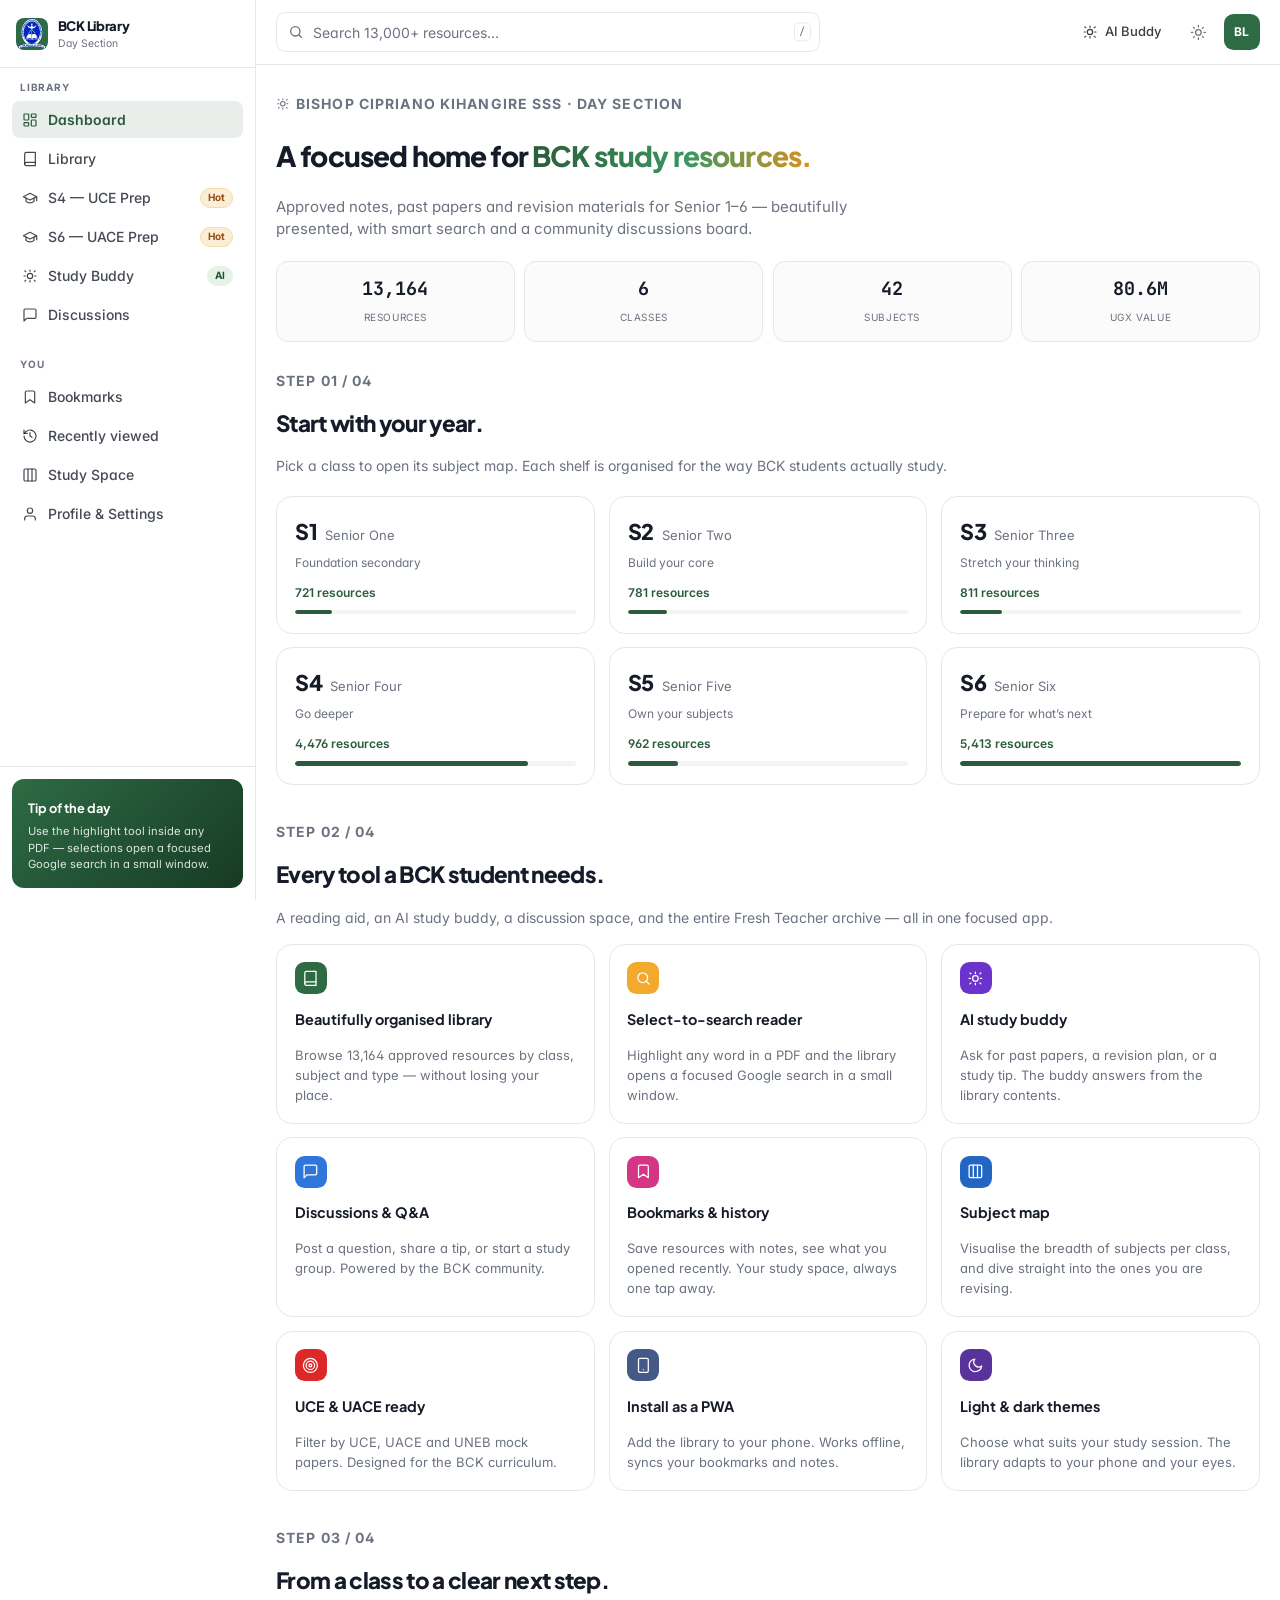
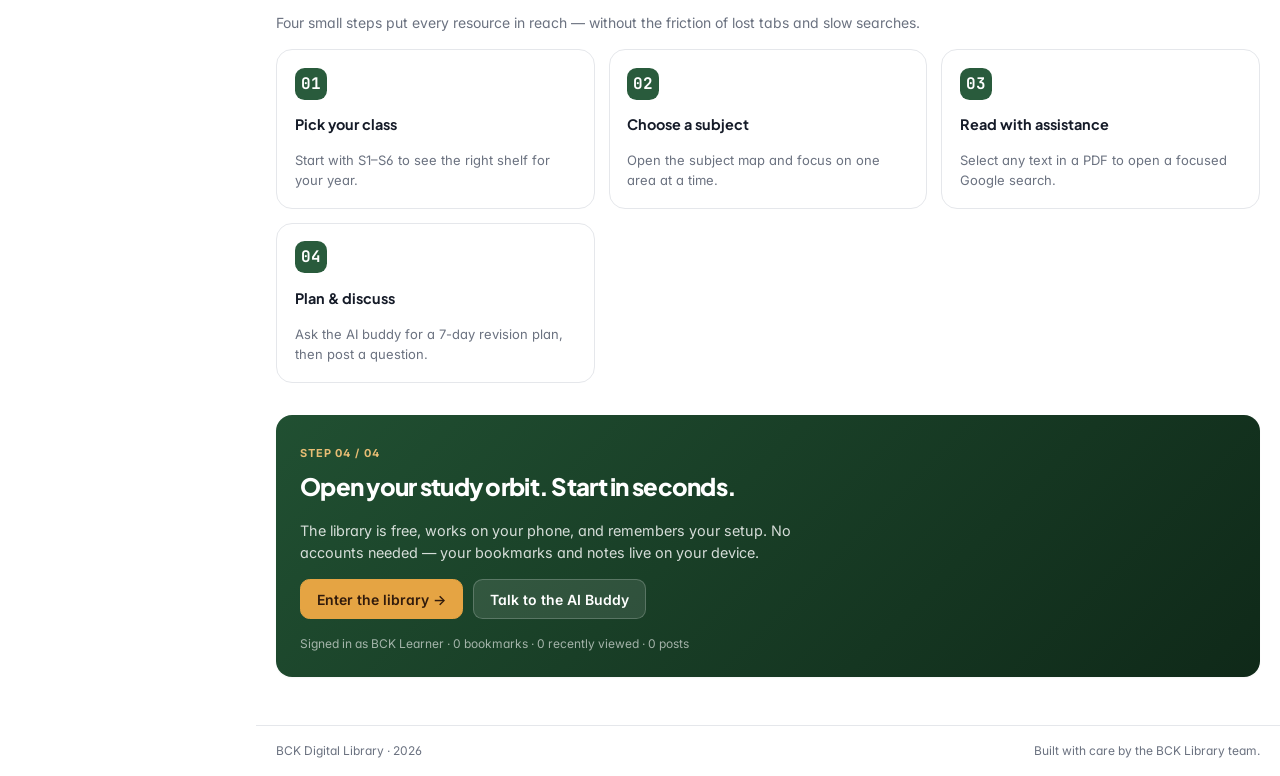
<file: index.html>
<!doctype html>
<html lang="en" data-theme="light">
  <head>
    <meta charset="UTF-8" />
    <link rel="icon" type="image/svg+xml" href="logo.svg" />
    <meta name="viewport" content="width=device-width, initial-scale=1.0, viewport-fit=cover" />
    <meta name="theme-color" content="#2B5D3A" media="(prefers-color-scheme: light)" />
    <meta name="theme-color" content="#0a0d14" media="(prefers-color-scheme: dark)" />
    <meta name="description" content="BCK Digital Library — 13,000+ approved notes, past papers and revision materials for Bishop Cipriano Kihangire SSS (Day Section). Read, highlight, search and learn." />
    <meta name="keywords" content="BCK, library, Bishop Cipriano Kihangire, Uganda, UCE, UACE, past papers, notes, study" />
    <meta name="author" content="BCK Library Team" />

    <!-- Open Graph -->
    <meta property="og:type" content="website" />
    <meta property="og:title" content="BCK Digital Library — Learn. Explore. Achieve." />
    <meta property="og:description" content="13,000+ approved study resources, beautifully presented, with smart search and a community discussions board." />
    <meta property="og:image" content="logo.svg" />
    <meta property="og:url" content="https://bck-library.app" />

    <link rel="manifest" href="manifest.webmanifest" />
    <link rel="apple-touch-icon" href="logo.svg" />
    <link rel="preconnect" href="https://fonts.googleapis.com" />
    <link rel="preconnect" href="https://fonts.gstatic.com" crossorigin />
    <link rel="preconnect" href="https://fresh-teacher.github.io" />

    <title>BCK Digital Library · Learn. Explore. Achieve.</title>
    <link rel="stylesheet" href="styles.css" />
  </head>
  <body>
    <div id="app" class="app-shell">
      <!-- ============ SIDEBAR ============ -->
      <aside class="sidebar" id="sidebar">
        <div class="sidebar-head">
          <a class="sidebar-brand" href="#/" data-link>
            <span class="brand-mark"><img src="logo.svg" alt="BCK school badge" /></span>
            <span class="brand-text">
              <strong>BCK Library</strong>
              <small>Day Section</small>
            </span>
          </a>
          <button class="icon-btn sidebar-close" id="sidebar-close" aria-label="Close menu">
            <svg viewBox="0 0 24 24" fill="none" stroke="currentColor" stroke-width="2" stroke-linecap="round"><path d="M18 6 6 18M6 6l12 12" /></svg>
          </button>
        </div>

        <nav class="sidebar-nav" aria-label="Main navigation">
          <div class="nav-group">
            <p class="nav-group-label">Library</p>
            <ul class="nav-list">
              <li><a class="nav-item" href="#/" data-link data-route="/"><svg class="nav-icon" viewBox="0 0 24 24" fill="none" stroke="currentColor" stroke-width="1.8" stroke-linecap="round" stroke-linejoin="round"><rect x="3" y="3" width="7" height="9" rx="1"/><rect x="14" y="3" width="7" height="5" rx="1"/><rect x="14" y="12" width="7" height="9" rx="1"/><rect x="3" y="16" width="7" height="5" rx="1"/></svg><span>Dashboard</span></a></li>
              <li><a class="nav-item" href="#/library" data-link data-route="/library"><svg class="nav-icon" viewBox="0 0 24 24" fill="none" stroke="currentColor" stroke-width="1.8" stroke-linecap="round" stroke-linejoin="round"><path d="M4 19.5A2.5 2.5 0 0 1 6.5 17H20"/><path d="M6.5 2H20v20H6.5A2.5 2.5 0 0 1 4 19.5v-15A2.5 2.5 0 0 1 6.5 2z"/></svg><span>Library</span></a></li>
              <li><a class="nav-item" href="#/class/s4" data-link data-route="/class/s4"><svg class="nav-icon" viewBox="0 0 24 24" fill="none" stroke="currentColor" stroke-width="1.8" stroke-linecap="round" stroke-linejoin="round"><path d="M22 10v6M2 10l10-5 10 5-10 5z"/><path d="M6 12v5c3 3 9 3 12 0v-5"/></svg><span>S4 — UCE Prep</span><span class="chip chip-hot">Hot</span></a></li>
              <li><a class="nav-item" href="#/class/s6" data-link data-route="/class/s6"><svg class="nav-icon" viewBox="0 0 24 24" fill="none" stroke="currentColor" stroke-width="1.8" stroke-linecap="round" stroke-linejoin="round"><path d="M22 10v6M2 10l10-5 10 5-10 5z"/><path d="M6 12v5c3 3 9 3 12 0v-5"/></svg><span>S6 — UACE Prep</span><span class="chip chip-hot">Hot</span></a></li>
              <li><a class="nav-item" href="#/assistant" data-link data-route="/assistant"><svg class="nav-icon" viewBox="0 0 24 24" fill="none" stroke="currentColor" stroke-width="1.8" stroke-linecap="round" stroke-linejoin="round"><path d="M12 3v2M12 19v2M4.2 4.2l1.4 1.4M18.4 18.4l1.4 1.4M3 12h2M19 12h2M4.2 19.8l1.4-1.4M18.4 5.6l1.4-1.4"/><circle cx="12" cy="12" r="4"/></svg><span>Study Buddy</span><span class="chip chip-ai">AI</span></a></li>
              <li><a class="nav-item" href="#/blog" data-link data-route="/blog"><svg class="nav-icon" viewBox="0 0 24 24" fill="none" stroke="currentColor" stroke-width="1.8" stroke-linecap="round" stroke-linejoin="round"><path d="M21 15a2 2 0 0 1-2 2H7l-4 4V5a2 2 0 0 1 2-2h14a2 2 0 0 1 2 2z"/></svg><span>Discussions</span></a></li>
            </ul>
          </div>

          <div class="nav-group">
            <p class="nav-group-label">You</p>
            <ul class="nav-list">
              <li><a class="nav-item" href="#/bookmarks" data-link data-route="/bookmarks"><svg class="nav-icon" viewBox="0 0 24 24" fill="none" stroke="currentColor" stroke-width="1.8" stroke-linecap="round" stroke-linejoin="round"><path d="m19 21-7-5-7 5V5a2 2 0 0 1 2-2h10a2 2 0 0 1 2 2z"/></svg><span>Bookmarks</span></a></li>
              <li><a class="nav-item" href="#/history" data-link data-route="/history"><svg class="nav-icon" viewBox="0 0 24 24" fill="none" stroke="currentColor" stroke-width="1.8" stroke-linecap="round" stroke-linejoin="round"><path d="M3 12a9 9 0 1 0 3-6.7L3 8"/><path d="M3 3v5h5"/><path d="M12 7v5l3 2"/></svg><span>Recently viewed</span></a></li>
              <li><a class="nav-item" href="#/study-space" data-link data-route="/study-space"><svg class="nav-icon" viewBox="0 0 24 24" fill="none" stroke="currentColor" stroke-width="1.8" stroke-linecap="round" stroke-linejoin="round"><rect x="3" y="3" width="18" height="18" rx="2"/><path d="M9 3v18M15 3v18"/></svg><span>Study Space</span></a></li>
              <li><a class="nav-item" href="#/profile" data-link data-route="/profile"><svg class="nav-icon" viewBox="0 0 24 24" fill="none" stroke="currentColor" stroke-width="1.8" stroke-linecap="round" stroke-linejoin="round"><path d="M20 21v-2a4 4 0 0 0-4-4H8a4 4 0 0 0-4 4v2"/><circle cx="12" cy="7" r="4"/></svg><span>Profile &amp; Settings</span></a></li>
            </ul>
          </div>
        </nav>

        <div class="sidebar-foot">
          <div class="tip-card">
            <strong>Tip of the day</strong>
            <p>Use the highlight tool inside any PDF — selections open a focused Google search in a small window.</p>
          </div>
        </div>
      </aside>
      <div class="sidebar-scrim" id="sidebar-scrim" hidden></div>

      <!-- ============ MAIN ============ -->
      <div class="main-col">
        <header class="topbar">
          <button class="icon-btn menu-btn" id="menu-btn" aria-label="Open menu">
            <svg viewBox="0 0 24 24" fill="none" stroke="currentColor" stroke-width="2" stroke-linecap="round"><path d="M3 6h18M3 12h18M3 18h18" /></svg>
          </button>

          <a class="topbar-brand" href="#/" data-link>
            <span class="brand-mark"><img src="logo.svg" alt="BCK school badge" /></span>
            <span class="brand-text">
              <strong>BCK Library</strong>
              <small>Day Section</small>
            </span>
          </a>

          <div class="topbar-search">
            <svg class="search-icon" viewBox="0 0 24 24" fill="none" stroke="currentColor" stroke-width="2" stroke-linecap="round"><circle cx="11" cy="11" r="7"/><path d="m20 20-3.5-3.5"/></svg>
            <input id="global-search" type="search" placeholder="Search 13,000+ resources…" autocomplete="off" aria-label="Search the library" />
            <kbd class="search-kbd">/</kbd>
            <div id="search-results" class="search-results" hidden></div>
          </div>

          <div class="topbar-actions">
            <a class="ghost-btn" href="#/assistant" data-link><svg viewBox="0 0 24 24" fill="none" stroke="currentColor" stroke-width="1.8" stroke-linecap="round"><path d="M12 3v2M12 19v2M4.2 4.2l1.4 1.4M18.4 18.4l1.4 1.4M3 12h2M19 12h2M4.2 19.8l1.4-1.4M18.4 5.6l1.4-1.4"/><circle cx="12" cy="12" r="4"/></svg><span>AI Buddy</span></a>
            <span class="topbar-class" id="topbar-class" title="Your study class"><svg viewBox="0 0 24 24" fill="none" stroke="currentColor" stroke-width="1.8" stroke-linecap="round" stroke-linejoin="round"><path d="M22 10v6M2 10l10-5 10 5-10 5z"/><path d="M6 12v5c3 3 9 3 12 0v-5"/></svg><span>—</span></span>
            <button class="icon-btn" id="theme-toggle" aria-label="Toggle theme">
              <svg class="icon-sun" viewBox="0 0 24 24" fill="none" stroke="currentColor" stroke-width="1.8" stroke-linecap="round"><circle cx="12" cy="12" r="4"/><path d="M12 2v2M12 20v2M4.9 4.9l1.4 1.4M17.7 17.7l1.4 1.4M2 12h2M20 12h2M4.9 19.1l1.4-1.4M17.7 6.3l1.4-1.4"/></svg>
              <svg class="icon-moon" viewBox="0 0 24 24" fill="none" stroke="currentColor" stroke-width="1.8" stroke-linecap="round" stroke-linejoin="round"><path d="M21 12.8A9 9 0 1 1 11.2 3a7 7 0 0 0 9.8 9.8z"/></svg>
            </button>
            <span class="avatar-btn" id="avatar-btn" title="Profile">BC</span>
          </div>
        </header>

        <main class="view-host" id="view-host" tabindex="-1">
          <div class="view-loading" id="view-loading">
            <div class="spinner" aria-hidden="true"></div>
            <p>Loading the library…</p>
          </div>
        </main>

        <footer class="app-foot">
          <span>BCK Digital Library · 2026</span>
          <span>Built with care by the BCK Library team.</span>
        </footer>
      </div>
    </div>

    <!-- ============ READER MODAL ============ -->
    <div class="modal" id="reader-modal" aria-hidden="true" role="dialog" aria-modal="true" aria-labelledby="reader-title">
      <div class="modal-card">
        <div class="modal-head">
          <div>
            <h3 id="reader-title">Resource</h3>
            <p id="reader-meta" class="muted"></p>
          </div>
          <button class="icon-btn" data-close-modal="reader-modal" aria-label="Close">
            <svg viewBox="0 0 24 24" fill="none" stroke="currentColor" stroke-width="2" stroke-linecap="round"><path d="M18 6 6 18M6 6l12 12" /></svg>
          </button>
        </div>
        <div class="modal-body">
          <p id="reader-desc" class="muted"></p>
          <div class="modal-actions">
            <a class="btn-primary" id="reader-open" href="#" target="_blank" rel="noopener">Open resource ↗</a>
            <button class="btn-secondary" id="reader-bookmark">Save bookmark</button>
          </div>
        </div>
      </div>
    </div>

    <!-- ============ TOAST ============ -->
    <div class="toast" id="toast" role="status" aria-live="polite"></div>

    <script src="app.js" defer></script>
  </body>
</html>
</file>
<file: styles.css>
/* ============================================================
   BCK Digital Library — app shell styles
   Design tokens mirror the reference build: brand green #2B5D3A,
   gold accent, Plus Jakarta Sans display + Inter body + JetBrains Mono.
   ============================================================ */

@import url('https://fonts.googleapis.com/css2?family=Inter:wght@400;500;600;700&family=Plus+Jakarta+Sans:wght@500;600;700;800&family=JetBrains+Mono:wght@400;500;600&display=swap');

:root,
[data-theme='light'] {
  --background: 0 0% 100%;
  --foreground: 222 32% 12%;
  --card: 0 0% 100%;
  --card-foreground: 222 32% 12%;
  --popover: 0 0% 100%;
  --popover-foreground: 222 32% 12%;
  --primary: 142 38% 26%;
  --primary-foreground: 0 0% 100%;
  --secondary: 215 70% 52%;
  --secondary-foreground: 0 0% 100%;
  --accent: 38 88% 56%;
  --accent-foreground: 24 60% 12%;
  --muted: 220 14% 96%;
  --muted-foreground: 220 9% 46%;
  --destructive: 0 72% 51%;
  --destructive-foreground: 0 0% 100%;
  --border: 220 13% 91%;
  --input: 220 13% 91%;
  --ring: 142 38% 26%;
  --radius: 0.65rem;

  --brand-50: 140 40% 96%;
  --brand-100: 140 34% 92%;
  --brand-300: 140 32% 68%;
  --brand-500: 142 42% 38%;
  --brand-600: 142 40% 30%;
  --brand-700: 142 42% 22%;
  --brand-800: 142 44% 16%;
  --brand-900: 142 46% 11%;
  --brand-950: 142 48% 8%;

  --gold-50: 40 88% 96%;
  --gold-100: 40 82% 91%;
  --gold-200: 40 74% 82%;
  --gold-300: 38 70% 68%;
  --gold-400: 36 76% 58%;
  --gold-500: 34 84% 50%;
  --gold-600: 30 78% 42%;
  --gold-700: 26 70% 34%;
  --gold-800: 24 62% 28%;
  --gold-900: 22 56% 22%;
}

[data-theme='dark'] {
  --background: 222 32% 7%;
  --foreground: 220 18% 95%;
  --card: 222 28% 10%;
  --card-foreground: 220 18% 95%;
  --popover: 222 28% 10%;
  --popover-foreground: 220 18% 95%;
  --primary: 142 50% 50%;
  --primary-foreground: 222 32% 7%;
  --secondary: 215 80% 64%;
  --secondary-foreground: 222 32% 7%;
  --accent: 38 90% 62%;
  --accent-foreground: 24 60% 12%;
  --muted: 222 22% 14%;
  --muted-foreground: 220 12% 70%;
  --destructive: 0 65% 55%;
  --destructive-foreground: 220 18% 95%;
  --border: 222 22% 18%;
  --input: 222 22% 18%;
  --ring: 142 50% 50%;
}

*,
*::before,
*::after {
  box-sizing: border-box;
  border-width: 0;
  border-style: solid;
  border-color: hsl(var(--border));
}

html,
body {
  height: 100%;
}

body {
  margin: 0;
  background-color: hsl(var(--background));
  color: hsl(var(--foreground));
  font-family: Inter, system-ui, sans-serif;
  line-height: 1.5;
  -webkit-font-smoothing: antialiased;
  -moz-osx-font-smoothing: grayscale;
  font-feature-settings: 'cv02', 'cv03', 'cv04', 'cv11';
}

h1, h2, h3, h4, h5, h6 { font-size: inherit; font-weight: inherit; }
p { margin: 0; }
ul, ol { margin: 0; padding: 0; list-style: none; }
a { color: inherit; text-decoration: none; }
img, svg { display: block; vertical-align: middle; }
button { font: inherit; cursor: pointer; background: transparent; }
input, select, textarea { font: inherit; color: inherit; }

::selection { background: hsl(var(--primary) / 0.22); color: hsl(var(--foreground)); }
:focus-visible { outline: 2px solid hsl(var(--ring)); outline-offset: 2px; border-radius: 4px; }

.font-display { font-family: 'Plus Jakarta Sans', Inter, system-ui, sans-serif; letter-spacing: -0.01em; }
.font-mono { font-family: 'JetBrains Mono', ui-monospace, monospace; }
.muted { color: hsl(var(--muted-foreground)); }

.app-shell {
  display: flex;
  min-height: 100vh;
}

/* ============================================================
   SIDEBAR
   ============================================================ */

.sidebar {
  width: 16rem;
  flex-shrink: 0;
  display: flex;
  flex-direction: column;
  background: hsl(var(--card));
  border-right: 1px solid hsl(var(--border));
  position: sticky;
  top: 0;
  height: 100vh;
  z-index: 40;
}

.sidebar-head {
  display: flex;
  align-items: center;
  justify-content: space-between;
  gap: 0.5rem;
  padding: 1rem;
  border-bottom: 1px solid hsl(var(--border));
}

.sidebar-brand,
.topbar-brand {
  display: flex;
  align-items: center;
  gap: 0.6rem;
  min-width: 0;
}

.brand-mark {
  width: 2rem;
  height: 2rem;
  flex-shrink: 0;
  border-radius: 0.5rem;
  overflow: hidden;
  background: hsl(var(--brand-600));
  display: grid;
  place-items: center;
}
.brand-mark img { width: 100%; height: 100%; object-fit: cover; }

.brand-text { display: flex; flex-direction: column; min-width: 0; }
.brand-text strong {
  font-family: 'Plus Jakarta Sans', Inter, sans-serif;
  font-weight: 800;
  font-size: 0.82rem;
  letter-spacing: -0.02em;
  white-space: nowrap;
}
.brand-text small {
  font-size: 0.65rem;
  color: hsl(var(--muted-foreground));
  white-space: nowrap;
}

.sidebar-nav {
  flex: 1;
  overflow-y: auto;
  padding: 0.75rem;
  display: flex;
  flex-direction: column;
  gap: 1.5rem;
}

.nav-group-label {
  font-size: 0.625rem;
  text-transform: uppercase;
  letter-spacing: 0.08em;
  font-weight: 700;
  color: hsl(var(--muted-foreground));
  margin-bottom: 0.375rem;
  padding: 0 0.5rem;
}

.nav-list { display: flex; flex-direction: column; gap: 0.125rem; }

.nav-item {
  display: flex;
  align-items: center;
  gap: 0.625rem;
  padding: 0.5rem 0.625rem;
  border-radius: 0.5rem;
  font-size: 0.875rem;
  font-weight: 500;
  color: hsl(var(--foreground) / 0.8);
  transition: background-color 0.15s, color 0.15s;
}
.nav-item:hover { background: hsl(var(--muted)); color: hsl(var(--foreground)); }
.nav-item.is-active {
  background: hsl(var(--primary) / 0.1);
  color: hsl(var(--primary));
  font-weight: 600;
}
.nav-icon { width: 1rem; height: 1rem; flex-shrink: 0; }
.nav-item span:not(.chip) { flex: 1; min-width: 0; }

.chip {
  display: inline-flex;
  align-items: center;
  gap: 0.25rem;
  border-radius: 999px;
  border: 1px solid transparent;
  padding: 0.1rem 0.45rem;
  font-size: 0.625rem;
  font-weight: 700;
  line-height: 1.5;
  white-space: nowrap;
}
.chip-hot { background: hsl(var(--gold-100)); color: hsl(var(--gold-700)); border-color: hsl(var(--gold-200)); }
.chip-ai { background: hsl(var(--brand-100)); color: hsl(var(--brand-700)); border-color: hsl(var(--brand-200, var(--brand-100))); }
[data-theme='dark'] .chip-hot { background: hsl(var(--gold-900) / 0.3); color: hsl(var(--gold-300)); border-color: hsl(var(--gold-800) / 0.5); }
[data-theme='dark'] .chip-ai { background: hsl(var(--brand-900) / 0.3); color: hsl(var(--brand-300)); border-color: hsl(var(--brand-800) / 0.5); }

.sidebar-foot { padding: 0.75rem; border-top: 1px solid hsl(var(--border)); }

.tip-card {
  position: relative;
  overflow: hidden;
  border-radius: 0.75rem;
  padding: 1rem;
  color: white;
  background: linear-gradient(135deg, hsl(var(--brand-600)), hsl(var(--brand-800)));
}
.tip-card strong { font-family: 'Plus Jakarta Sans', Inter, sans-serif; font-size: 0.8rem; }
.tip-card p { margin-top: 0.25rem; font-size: 0.7rem; line-height: 1.45; color: rgb(255 255 255 / 0.85); }

.sidebar-head .sidebar-close { display: none; }
.sidebar-scrim { display: none; }

/* ============================================================
   TOPBAR
   ============================================================ */

.main-col {
  flex: 1;
  min-width: 0;
  display: flex;
  flex-direction: column;
}

.topbar {
  position: sticky;
  top: 0;
  z-index: 30;
  display: flex;
  align-items: center;
  gap: 1rem;
  padding: 0.75rem 1.25rem;
  background: hsl(var(--card) / 0.85);
  backdrop-filter: blur(12px);
  border-bottom: 1px solid hsl(var(--border));
}

.topbar-brand { display: none; }

.topbar-search {
  position: relative;
  flex: 1;
  max-width: 34rem;
}
.search-icon {
  position: absolute;
  left: 0.75rem;
  top: 50%;
  transform: translateY(-50%);
  width: 1rem;
  height: 1rem;
  color: hsl(var(--muted-foreground));
  pointer-events: none;
}
#global-search {
  width: 100%;
  height: 2.5rem;
  padding: 0 2.5rem 0 2.25rem;
  border-radius: 0.6rem;
  border: 1px solid hsl(var(--input));
  background: hsl(var(--background));
  font-size: 0.875rem;
}
#global-search::placeholder { color: hsl(var(--muted-foreground)); }
#global-search:focus {
  outline: none;
  border-color: hsl(var(--ring));
  box-shadow: 0 0 0 3px hsl(var(--ring) / 0.18);
}
.search-kbd {
  position: absolute;
  right: 0.55rem;
  top: 50%;
  transform: translateY(-50%);
  font-family: 'JetBrains Mono', monospace;
  font-size: 0.65rem;
  color: hsl(var(--muted-foreground));
  border: 1px solid hsl(var(--border));
  border-radius: 0.3rem;
  padding: 0.05rem 0.3rem;
  pointer-events: none;
}

.search-results {
  position: absolute;
  top: calc(100% + 0.4rem);
  left: 0;
  right: 0;
  background: hsl(var(--popover));
  border: 1px solid hsl(var(--border));
  border-radius: 0.75rem;
  box-shadow: 0 18px 40px rgb(0 0 0 / 0.12);
  max-height: 24rem;
  overflow-y: auto;
  z-index: 50;
  padding: 0.35rem;
}
.search-hit {
  display: flex;
  align-items: baseline;
  gap: 0.5rem;
  width: 100%;
  text-align: left;
  padding: 0.5rem 0.6rem;
  border-radius: 0.5rem;
}
.search-hit:hover { background: hsl(var(--muted)); }
.search-hit b { font-size: 0.8125rem; font-weight: 600; }
.search-hit small { font-size: 0.6875rem; color: hsl(var(--muted-foreground)); }
.search-empty { padding: 0.75rem; font-size: 0.8125rem; color: hsl(var(--muted-foreground)); }

.topbar-actions {
  display: flex;
  align-items: center;
  gap: 0.5rem;
  margin-left: auto;
}

.ghost-btn {
  display: inline-flex;
  align-items: center;
  gap: 0.4rem;
  height: 2.25rem;
  padding: 0 0.7rem;
  border-radius: 0.5rem;
  font-size: 0.8125rem;
  font-weight: 500;
  color: hsl(var(--foreground) / 0.85);
  transition: background-color 0.15s;
}
.ghost-btn:hover { background: hsl(var(--muted)); }
.ghost-btn svg { width: 1rem; height: 1rem; }

.topbar-class {
  display: inline-flex;
  align-items: center;
  gap: 0.35rem;
  height: 2.25rem;
  padding: 0 0.7rem;
  border-radius: 0.5rem;
  font-size: 0.8125rem;
  font-weight: 600;
  color: hsl(var(--muted-foreground));
  border: 1px solid hsl(var(--border));
}
.topbar-class svg { width: 1rem; height: 1rem; }
.topbar-class.is-empty { display: none; }

.icon-btn {
  display: grid;
  place-items: center;
  width: 2.25rem;
  height: 2.25rem;
  border-radius: 0.5rem;
  color: hsl(var(--muted-foreground));
  transition: background-color 0.15s, color 0.15s;
}
.icon-btn:hover { background: hsl(var(--muted)); color: hsl(var(--foreground)); }
.icon-btn svg { width: 1.05rem; height: 1.05rem; }

.avatar-btn {
  display: grid;
  place-items: center;
  width: 2.25rem;
  height: 2.25rem;
  border-radius: 0.6rem;
  background: hsl(var(--brand-600));
  color: white;
  font-size: 0.75rem;
  font-weight: 700;
  letter-spacing: 0.02em;
}

.menu-btn { display: none; }

.icon-moon { display: none; }
[data-theme='dark'] .icon-sun { display: none; }
[data-theme='dark'] .icon-moon { display: block; }

/* ============================================================
   VIEW HOST / PAGE FRAME
   ============================================================ */

.view-host {
  flex: 1;
  padding: 1.5rem 1.25rem 3rem;
  max-width: 80rem;
  width: 100%;
  margin: 0 auto;
}

.view-loading {
  display: flex;
  flex-direction: column;
  align-items: center;
  justify-content: center;
  gap: 0.75rem;
  min-height: 18rem;
  color: hsl(var(--muted-foreground));
  font-size: 0.875rem;
}
.spinner {
  width: 1.75rem;
  height: 1.75rem;
  border-radius: 50%;
  border: 2px solid hsl(var(--border));
  border-top-color: hsl(var(--primary));
  animation: spin 0.8s linear infinite;
}
@keyframes spin { to { transform: rotate(360deg); } }

.app-foot {
  display: flex;
  justify-content: space-between;
  gap: 1rem;
  flex-wrap: wrap;
  padding: 1rem 1.25rem;
  border-top: 1px solid hsl(var(--border));
  font-size: 0.75rem;
  color: hsl(var(--muted-foreground));
}

/* ============================================================
   PRIMITIVES
   ============================================================ */

.card-elev {
  border-radius: 1rem;
  border: 1px solid hsl(var(--border));
  background: hsl(var(--card));
  box-shadow: 0 1px 2px rgb(0 0 0 / 0.04);
}

.btn-primary,
.btn-secondary,
.btn-ghost {
  display: inline-flex;
  align-items: center;
  justify-content: center;
  gap: 0.45rem;
  height: 2.5rem;
  padding: 0 1rem;
  border-radius: 0.6rem;
  font-size: 0.875rem;
  font-weight: 600;
  transition: filter 0.15s, background-color 0.15s, border-color 0.15s;
  white-space: nowrap;
}
.btn-primary {
  background: hsl(var(--primary));
  color: hsl(var(--primary-foreground));
  border: 1px solid hsl(var(--primary));
}
.btn-primary:hover { filter: brightness(1.08); }
.btn-secondary {
  background: hsl(var(--card));
  color: hsl(var(--foreground));
  border: 1px solid hsl(var(--border));
}
.btn-secondary:hover { background: hsl(var(--muted)); }
.btn-ghost { color: hsl(var(--muted-foreground)); }
.btn-ghost:hover { background: hsl(var(--muted)); color: hsl(var(--foreground)); }
.btn-primary svg, .btn-secondary svg, .btn-ghost svg { width: 1rem; height: 1rem; }

.chip-filter {
  display: inline-flex;
  align-items: center;
  gap: 0.3rem;
  border-radius: 999px;
  border: 1px solid hsl(var(--border));
  background: hsl(var(--muted));
  color: hsl(var(--foreground));
  padding: 0.3rem 0.7rem;
  font-size: 0.75rem;
  font-weight: 500;
  transition: all 0.15s;
}
.chip-filter svg { width: 0.75rem; height: 0.75rem; }
.chip-filter:hover { border-color: hsl(var(--primary) / 0.4); }
.chip-filter.is-active {
  background: hsl(var(--primary));
  border-color: hsl(var(--primary));
  color: hsl(var(--primary-foreground));
}
.chip-filter .count { font-size: 0.625rem; font-weight: 700; opacity: 0.7; }

.chip-blue { background: hsl(215 90% 96%); color: hsl(215 70% 38%); border-color: hsl(215 80% 88%); }
.chip-amber { background: hsl(38 92% 94%); color: hsl(30 80% 34%); border-color: hsl(38 85% 82%); }
.chip-emerald { background: hsl(152 70% 93%); color: hsl(152 60% 26%); border-color: hsl(152 60% 82%); }
.chip-violet { background: hsl(262 80% 95%); color: hsl(262 60% 44%); border-color: hsl(262 70% 88%); }
.chip-neutral { background: hsl(var(--muted)); color: hsl(var(--foreground) / 0.8); border-color: hsl(var(--border)); }
[data-theme='dark'] .chip-blue { background: hsl(215 70% 20%); color: hsl(215 90% 78%); border-color: hsl(215 50% 30%); }
[data-theme='dark'] .chip-amber { background: hsl(38 60% 20%); color: hsl(38 90% 76%); border-color: hsl(38 45% 30%); }
[data-theme='dark'] .chip-emerald { background: hsl(152 50% 20%); color: hsl(152 70% 74%); border-color: hsl(152 40% 30%); }
[data-theme='dark'] .chip-violet { background: hsl(262 45% 24%); color: hsl(262 85% 82%); border-color: hsl(262 40% 35%); }

.page-head { margin-bottom: 1.25rem; }
.page-head h1 {
  font-family: 'Plus Jakarta Sans', Inter, sans-serif;
  font-size: 1.75rem;
  font-weight: 800;
  letter-spacing: -0.03em;
}
.page-head p { margin-top: 0.25rem; color: hsl(var(--muted-foreground)); font-size: 0.875rem; }

.field { display: flex; flex-direction: column; gap: 0.35rem; }
.field label { font-size: 0.8125rem; font-weight: 500; }
.input,
.select,
.textarea {
  width: 100%;
  height: 2.5rem;
  padding: 0 0.75rem;
  border-radius: 0.55rem;
  border: 1px solid hsl(var(--input));
  background: hsl(var(--background));
  font-size: 0.875rem;
}
.textarea { height: auto; min-height: 9rem; padding: 0.65rem 0.75rem; resize: vertical; line-height: 1.55; }
.input:focus, .select:focus, .textarea:focus {
  outline: none;
  border-color: hsl(var(--ring));
  box-shadow: 0 0 0 3px hsl(var(--ring) / 0.18);
}

.empty-state {
  border: 1px dashed hsl(var(--border));
  border-radius: 1rem;
  padding: 3rem 1.5rem;
  text-align: center;
  background: hsl(var(--muted) / 0.35);
}
.empty-state h3 { font-family: 'Plus Jakarta Sans', Inter, sans-serif; font-size: 1rem; font-weight: 700; }
.empty-state p { margin-top: 0.35rem; font-size: 0.875rem; color: hsl(var(--muted-foreground)); }
.empty-state .empty-icon {
  width: 3rem;
  height: 3rem;
  margin: 0 auto 0.85rem;
  border-radius: 0.75rem;
  display: grid;
  place-items: center;
  background: hsl(var(--muted));
  color: hsl(var(--muted-foreground));
}
.empty-state .empty-icon svg { width: 1.35rem; height: 1.35rem; }
.empty-state .btn-primary { margin-top: 1rem; }

.section-title {
  font-family: 'Plus Jakarta Sans', Inter, sans-serif;
  font-size: 1.05rem;
  font-weight: 700;
  letter-spacing: -0.01em;
}

.kicker {
  display: inline-flex;
  align-items: center;
  gap: 0.4rem;
  font-size: 0.6875rem;
  font-weight: 700;
  text-transform: uppercase;
  letter-spacing: 0.08em;
  color: hsl(var(--primary));
}
.kicker .icon { width: 0.85rem; height: 0.85rem; flex-shrink: 0; }

.text-gradient {
  background-image: linear-gradient(90deg, #2B5D3A, #3a9660 55%, #d9911e);
  -webkit-background-clip: text;
  background-clip: text;
  color: transparent;
}
[data-theme='dark'] .text-gradient {
  background-image: linear-gradient(90deg, #5cb27e, #8ecfa6 55%, #ecc66b);
  -webkit-background-clip: text;
  background-clip: text;
  color: transparent;
}

/* Inline icon defaults — keeps every generated SVG from ballooning. */
.icon {
  width: 1rem;
  height: 1rem;
  flex-shrink: 0;
  vertical-align: middle;
}

/* ============================================================
   DISCUSSIONS (BLOG)
   ============================================================ */

.blog-hero {
  position: relative;
  overflow: hidden;
  border-radius: 1.5rem;
  border: 1px solid hsl(var(--border));
  padding: 1.5rem 2rem;
  background: linear-gradient(135deg, hsl(var(--brand-50)), hsl(var(--card)) 55%, hsl(var(--gold-50)));
}
[data-theme='dark'] .blog-hero {
  background: linear-gradient(135deg, hsl(var(--brand-950) / 0.5), hsl(var(--card)) 55%, hsl(var(--gold-950) / 0.3));
}
.blog-hero::after {
  content: '';
  position: absolute;
  top: -4rem;
  right: -4rem;
  width: 14rem;
  height: 14rem;
  border-radius: 50%;
  background: hsl(var(--brand-300) / 0.2);
  filter: blur(3rem);
}
.blog-hero > * { position: relative; }
.blog-hero-inner {
  display: flex;
  flex-direction: column;
  gap: 1rem;
}
@media (min-width: 640px) {
  .blog-hero-inner { flex-direction: row; align-items: flex-end; justify-content: space-between; }
}
.blog-hero h1 {
  font-family: 'Plus Jakarta Sans', Inter, sans-serif;
  font-size: 1.5rem;
  font-weight: 800;
  letter-spacing: -0.03em;
  margin-top: 0.5rem;
}
@media (min-width: 640px) { .blog-hero h1 { font-size: 1.875rem; } }
.blog-hero p {
  margin-top: 0.25rem;
  font-size: 0.875rem;
  color: hsl(var(--muted-foreground));
  max-width: 36rem;
}

.blog-toolbar {
  display: flex;
  flex-direction: column;
  gap: 0.75rem;
  padding: 0.75rem 1rem;
}
@media (min-width: 640px) { .blog-toolbar { flex-direction: row; align-items: center; } }
.blog-toolbar .search-wrap { position: relative; flex: 1; }
.blog-toolbar .search-wrap svg {
  position: absolute;
  left: 0.7rem;
  top: 50%;
  transform: translateY(-50%);
  width: 1rem;
  height: 1rem;
  color: hsl(var(--muted-foreground));
  pointer-events: none;
}
.blog-toolbar .search-wrap input { padding-left: 2.25rem; }
.blog-filters { display: flex; flex-wrap: wrap; gap: 0.375rem; }

.post-list { display: flex; flex-direction: column; gap: 0.75rem; }

.post-card {
  padding: 1.25rem;
  transition: border-color 0.15s;
}
.post-card:hover { border-color: hsl(var(--primary) / 0.35); }
.post-card-head { display: flex; align-items: flex-start; gap: 0.75rem; }
.post-avatar {
  width: 2.5rem;
  height: 2.5rem;
  flex-shrink: 0;
  border-radius: 0.75rem;
  display: grid;
  place-items: center;
  background: linear-gradient(135deg, hsl(var(--brand-500)), hsl(var(--brand-700)));
  color: white;
  font-family: 'Plus Jakarta Sans', Inter, sans-serif;
  font-weight: 700;
  font-size: 0.875rem;
}
.post-meta-row {
  display: flex;
  flex-wrap: wrap;
  align-items: center;
  gap: 0.375rem;
  margin-bottom: 0.25rem;
}
.post-meta-row .ts {
  margin-left: auto;
  font-size: 0.625rem;
  color: hsl(var(--muted-foreground));
  white-space: nowrap;
}
.post-title {
  font-family: 'Plus Jakarta Sans', Inter, sans-serif;
  font-size: 1.05rem;
  font-weight: 700;
  line-height: 1.35;
  letter-spacing: -0.01em;
}
.post-card a:hover .post-title { color: hsl(var(--primary)); }
.post-excerpt {
  margin-top: 0.25rem;
  font-size: 0.875rem;
  color: hsl(var(--muted-foreground));
  display: -webkit-box;
  -webkit-line-clamp: 2;
  -webkit-box-orient: vertical;
  overflow: hidden;
}
.post-tags { display: flex; flex-wrap: wrap; gap: 0.25rem; margin-top: 0.5rem; }
.post-tags span { font-family: 'JetBrains Mono', monospace; font-size: 0.625rem; color: hsl(var(--primary) / 0.85); }
.post-foot {
  display: flex;
  align-items: center;
  gap: 0.75rem;
  margin-top: 0.75rem;
  font-size: 0.75rem;
  color: hsl(var(--muted-foreground));
}
.post-foot .author { font-weight: 600; color: hsl(var(--foreground) / 0.8); }
.post-foot button {
  display: inline-flex;
  align-items: center;
  gap: 0.25rem;
  transition: color 0.15s;
}
.post-foot button:hover { color: hsl(var(--destructive)); }
.post-foot button svg { width: 0.875rem; height: 0.875rem; }
.post-foot button.is-liked { color: hsl(var(--destructive)); }
.post-foot .count { margin-left: 0.1rem; }

.tip-inline {
  display: flex;
  align-items: flex-start;
  gap: 0.5rem;
  padding: 0.85rem 1rem;
  border-radius: 0.75rem;
  border: 1px solid hsl(var(--border));
  background: hsl(var(--muted) / 0.4);
  font-size: 0.8125rem;
  color: hsl(var(--muted-foreground));
}
.tip-inline strong { color: hsl(var(--foreground)); }
.tip-inline svg { width: 1rem; height: 1rem; flex-shrink: 0; margin-top: 0.1rem; }

/* New post */
.post-form { display: flex; flex-direction: column; gap: 1rem; }
.post-form-card { padding: 1.25rem; }
.post-form-card h2 {
  font-family: 'Plus Jakarta Sans', Inter, sans-serif;
  font-size: 0.95rem;
  font-weight: 700;
  margin-bottom: 0.85rem;
}
.cat-grid { display: grid; grid-template-columns: repeat(2, 1fr); gap: 0.6rem; }
@media (min-width: 640px) { .cat-grid { grid-template-columns: repeat(4, 1fr); } }
.cat-option {
  display: flex;
  flex-direction: column;
  align-items: flex-start;
  gap: 0.5rem;
  padding: 0.85rem;
  border-radius: 0.75rem;
  border: 1px solid hsl(var(--border));
  background: hsl(var(--card));
  text-align: left;
  transition: all 0.15s;
}
.cat-option:hover { border-color: hsl(var(--primary) / 0.4); }
.cat-option.is-active { border-color: hsl(var(--primary)); background: hsl(var(--primary) / 0.05); }
.cat-option .cat-icon {
  width: 2rem;
  height: 2rem;
  border-radius: 0.6rem;
  display: grid;
  place-items: center;
  color: white;
}
.cat-option .cat-icon svg { width: 1.05rem; height: 1.05rem; }
.cat-option b { font-size: 0.8125rem; font-weight: 600; }
.cat-option.is-active b { color: hsl(var(--primary)); }
.cat-desc { margin-top: 0.6rem; font-size: 0.75rem; color: hsl(var(--muted-foreground)); }
.starter-chips { display: flex; flex-wrap: wrap; gap: 0.4rem; }
.starter-chips button {
  border-radius: 999px;
  border: 1px solid hsl(var(--border));
  background: hsl(var(--muted));
  padding: 0.35rem 0.7rem;
  font-size: 0.75rem;
  color: hsl(var(--foreground) / 0.85);
  transition: all 0.15s;
}
.starter-chips button:hover { border-color: hsl(var(--primary)); color: hsl(var(--primary)); }
.form-grid { display: grid; gap: 0.85rem; }
@media (min-width: 640px) { .form-grid { grid-template-columns: 1fr 1fr; } }
.form-row { display: flex; align-items: center; justify-content: space-between; gap: 1rem; }
.form-actions {
  display: flex;
  justify-content: space-between;
  align-items: center;
  gap: 1rem;
  padding-top: 0.5rem;
}
.char-count { font-family: 'JetBrains Mono', monospace; font-size: 0.6875rem; color: hsl(var(--muted-foreground)); }

/* Post detail */
.post-detail { max-width: 44rem; margin: 0 auto; }
.back-link {
  display: inline-flex;
  align-items: center;
  gap: 0.4rem;
  font-size: 0.875rem;
  font-weight: 500;
  color: hsl(var(--muted-foreground));
  margin-bottom: 1rem;
}
.back-link:hover { color: hsl(var(--primary)); }
.back-link svg { width: 1rem; height: 1rem; }
.post-detail-card { padding: 1.75rem; }
.post-detail-card h1 {
  font-family: 'Plus Jakarta Sans', Inter, sans-serif;
  font-size: 1.6rem;
  font-weight: 800;
  line-height: 1.25;
  letter-spacing: -0.03em;
  margin-top: 0.6rem;
}
.post-body {
  margin-top: 1rem;
  font-size: 0.9375rem;
  line-height: 1.7;
  color: hsl(var(--foreground) / 0.88);
  white-space: pre-wrap;
  word-break: break-word;
}
.comment-list { display: flex; flex-direction: column; gap: 0.75rem; margin-top: 1rem; }
.comment {
  padding: 0.85rem 1rem;
  border-radius: 0.75rem;
  border: 1px solid hsl(var(--border));
  background: hsl(var(--muted) / 0.35);
}
.comment-head { display: flex; align-items: baseline; gap: 0.5rem; }
.comment-head b { font-size: 0.8125rem; }
.comment-head small { font-size: 0.6875rem; color: hsl(var(--muted-foreground)); }
.comment p { margin-top: 0.3rem; font-size: 0.875rem; line-height: 1.6; }
.comment-form { display: flex; gap: 0.5rem; margin-top: 1rem; }
.comment-form .input { flex: 1; }

/* ============================================================
   LIBRARY
   ============================================================ */

.filter-bar {
  display: grid;
  gap: 0.75rem;
  padding: 1rem;
}
@media (min-width: 900px) { .filter-bar { grid-template-columns: repeat(4, 1fr); } }
.result-row {
  display: flex;
  align-items: center;
  justify-content: space-between;
  gap: 1rem;
  flex-wrap: wrap;
  margin-top: 1rem;
  font-size: 0.8125rem;
  color: hsl(var(--muted-foreground));
}
.sort-group { display: inline-flex; border-radius: 0.45rem; border: 1px solid hsl(var(--border)); overflow: hidden; }
.sort-group button {
  padding: 0.25rem 0.6rem;
  font-size: 0.75rem;
  font-weight: 500;
  color: hsl(var(--muted-foreground));
}
.sort-group button.is-active { background: hsl(var(--primary)); color: hsl(var(--primary-foreground)); font-weight: 600; }

.resource-grid {
  display: grid;
  gap: 0.75rem;
  grid-template-columns: 1fr;
  margin-top: 1rem;
}
@media (min-width: 700px) { .resource-grid { grid-template-columns: repeat(2, 1fr); } }
@media (min-width: 1100px) { .resource-grid { grid-template-columns: repeat(3, 1fr); } }

.resource-card {
  display: flex;
  flex-direction: column;
  gap: 0.5rem;
  padding: 1rem;
  border-radius: 0.85rem;
  border: 1px solid hsl(var(--border));
  background: hsl(var(--card));
  text-align: left;
  transition: border-color 0.15s, transform 0.15s, box-shadow 0.15s;
}
.resource-card:hover {
  border-color: hsl(var(--primary) / 0.4);
  transform: translateY(-1px);
  box-shadow: 0 6px 18px rgb(0 0 0 / 0.06);
}
.resource-card .rc-top { display: flex; align-items: center; gap: 0.4rem; flex-wrap: wrap; }
.resource-card .rc-file {
  font-family: 'JetBrains Mono', monospace;
  font-size: 0.625rem;
  padding: 0.1rem 0.35rem;
  border-radius: 0.3rem;
  background: hsl(var(--muted));
  color: hsl(var(--muted-foreground));
}
.resource-card h3 {
  font-size: 0.9rem;
  font-weight: 600;
  line-height: 1.4;
  display: -webkit-box;
  -webkit-line-clamp: 2;
  -webkit-box-orient: vertical;
  overflow: hidden;
}
.resource-card .rc-sub { font-size: 0.75rem; color: hsl(var(--muted-foreground)); }
.resource-card .rc-foot { display: flex; align-items: center; gap: 0.5rem; margin-top: auto; padding-top: 0.4rem; }

.load-more { display: flex; justify-content: center; margin-top: 1.25rem; }

/* ============================================================
   DASHBOARD / SUBJECT MAP
   ============================================================ */

.dash-grid {
  display: grid;
  gap: 0.85rem;
  grid-template-columns: 1fr;
}
@media (min-width: 700px) { .dash-grid { grid-template-columns: repeat(2, 1fr); } }
@media (min-width: 1100px) { .dash-grid { grid-template-columns: repeat(3, 1fr); } }

.dash-card {
  padding: 1.1rem;
  border-radius: 1rem;
  border: 1px solid hsl(var(--border));
  background: hsl(var(--card));
  transition: border-color 0.15s, transform 0.15s;
}
.dash-card:hover { border-color: hsl(var(--primary) / 0.4); transform: translateY(-1px); }
.dash-card .dc-icon {
  width: 2rem;
  height: 2rem;
  border-radius: 0.6rem;
  display: grid;
  place-items: center;
  color: white;
  margin-bottom: 0.7rem;
}
.dash-card .dc-icon svg { width: 1.05rem; height: 1.05rem; }
.dash-card h3 { font-family: 'Plus Jakarta Sans', Inter, sans-serif; font-size: 0.9rem; font-weight: 700; }
.dash-card p { margin-top: 0.3rem; font-size: 0.8125rem; color: hsl(var(--muted-foreground)); line-height: 1.55; }

.stat-grid { display: grid; grid-template-columns: repeat(2, 1fr); gap: 0.6rem; }
@media (min-width: 700px) { .stat-grid { grid-template-columns: repeat(4, 1fr); } }
.stat-tile {
  padding: 0.85rem;
  border-radius: 0.75rem;
  border: 1px solid hsl(var(--border));
  background: hsl(var(--muted) / 0.35);
  text-align: center;
}
.stat-tile b {
  display: block;
  font-family: 'JetBrains Mono', monospace;
  font-size: 1.15rem;
  font-weight: 700;
}
.stat-tile span { font-size: 0.625rem; text-transform: uppercase; letter-spacing: 0.06em; color: hsl(var(--muted-foreground)); }

.class-grid { display: grid; gap: 0.85rem; grid-template-columns: 1fr; }
@media (min-width: 700px) { .class-grid { grid-template-columns: repeat(2, 1fr); } }
@media (min-width: 1100px) { .class-grid { grid-template-columns: repeat(3, 1fr); } }
.class-card {
  position: relative;
  overflow: hidden;
  padding: 1.15rem;
  border-radius: 1rem;
  border: 1px solid hsl(var(--border));
  background: hsl(var(--card));
  text-align: left;
  transition: border-color 0.15s, transform 0.15s;
}
.class-card:hover { border-color: hsl(var(--primary) / 0.45); transform: translateY(-2px); }
.class-card .cc-head { display: flex; align-items: baseline; gap: 0.5rem; }
.class-card .cc-code {
  font-family: 'Plus Jakarta Sans', Inter, sans-serif;
  font-size: 1.35rem;
  font-weight: 800;
  letter-spacing: -0.03em;
}
.class-card .cc-label { font-size: 0.8125rem; color: hsl(var(--muted-foreground)); }
.class-card .cc-tagline { margin-top: 0.35rem; font-size: 0.75rem; color: hsl(var(--muted-foreground)); }
.class-card .cc-count {
  margin-top: 0.75rem;
  font-size: 0.75rem;
  font-weight: 600;
  color: hsl(var(--primary));
}
.class-card .cc-bar { height: 0.3rem; border-radius: 999px; background: hsl(var(--muted)); margin-top: 0.5rem; overflow: hidden; }
.class-card .cc-bar i { display: block; height: 100%; background: hsl(var(--primary)); border-radius: 999px; }

.subject-grid { display: grid; gap: 0.6rem; grid-template-columns: repeat(2, 1fr); }
@media (min-width: 700px) { .subject-grid { grid-template-columns: repeat(3, 1fr); } }
@media (min-width: 1100px) { .subject-grid { grid-template-columns: repeat(4, 1fr); } }
.subject-card {
  padding: 0.85rem;
  border-radius: 0.75rem;
  border: 1px solid hsl(var(--border));
  background: hsl(var(--card));
  text-align: left;
  transition: border-color 0.15s;
}
.subject-card:hover { border-color: hsl(var(--primary) / 0.4); }
.subject-card b { display: block; font-size: 0.8125rem; font-weight: 600; line-height: 1.35; }
.subject-card small { font-size: 0.6875rem; color: hsl(var(--muted-foreground)); }

/* ============================================================
   STUDY SPACE / PROFILE
   ============================================================ */

.form-card { padding: 1.5rem; max-width: 42rem; }
.check-grid { display: grid; gap: 0.45rem; grid-template-columns: repeat(2, 1fr); }
@media (min-width: 700px) { .check-grid { grid-template-columns: repeat(3, 1fr); } }
.check-item {
  display: flex;
  align-items: center;
  gap: 0.5rem;
  padding: 0.5rem 0.65rem;
  border-radius: 0.5rem;
  border: 1px solid hsl(var(--border));
  font-size: 0.8125rem;
  cursor: pointer;
  transition: border-color 0.15s, background-color 0.15s;
}
.check-item:hover { border-color: hsl(var(--primary) / 0.4); }
.check-item input { accent-color: hsl(var(--primary)); }
.check-item.is-checked { border-color: hsl(var(--primary) / 0.5); background: hsl(var(--primary) / 0.05); }

.list-rows { display: flex; flex-direction: column; gap: 0.5rem; }
.list-row {
  display: flex;
  align-items: center;
  gap: 0.75rem;
  padding: 0.85rem 1rem;
  border-radius: 0.75rem;
  border: 1px solid hsl(var(--border));
  background: hsl(var(--card));
}
.list-row .lr-main { flex: 1; min-width: 0; }
.list-row b { display: block; font-size: 0.875rem; font-weight: 600; }
.list-row small { font-size: 0.75rem; color: hsl(var(--muted-foreground)); }

.setting-row {
  display: flex;
  align-items: center;
  justify-content: space-between;
  gap: 1rem;
  padding: 0.9rem 0;
  border-bottom: 1px solid hsl(var(--border));
}
.setting-row:last-child { border-bottom: 0; }
.setting-row b { display: block; font-size: 0.875rem; font-weight: 600; }
.setting-row small { font-size: 0.75rem; color: hsl(var(--muted-foreground)); }

.switch { position: relative; width: 2.5rem; height: 1.4rem; flex-shrink: 0; }
.switch input { opacity: 0; width: 100%; height: 100%; margin: 0; cursor: pointer; }
.switch i {
  position: absolute;
  inset: 0;
  border-radius: 999px;
  background: hsl(var(--border));
  transition: background-color 0.15s;
  pointer-events: none;
}
.switch i::after {
  content: '';
  position: absolute;
  top: 0.2rem;
  left: 0.2rem;
  width: 1rem;
  height: 1rem;
  border-radius: 50%;
  background: white;
  transition: transform 0.15s;
}
.switch input:checked + i { background: hsl(var(--primary)); }
.switch input:checked + i::after { transform: translateX(1.1rem); }

/* ============================================================
   MODAL + TOAST
   ============================================================ */

.modal {
  position: fixed;
  inset: 0;
  z-index: 90;
  display: none;
  align-items: center;
  justify-content: center;
  padding: 1rem;
  background: rgb(0 0 0 / 0.45);
  backdrop-filter: blur(3px);
}
.modal.is-open { display: flex; }
.modal-card {
  width: 100%;
  max-width: 32rem;
  border-radius: 1rem;
  border: 1px solid hsl(var(--border));
  background: hsl(var(--card));
  box-shadow: 0 24px 60px rgb(0 0 0 / 0.25);
  animation: modal-in 0.16s ease-out;
}
@keyframes modal-in { from { opacity: 0; transform: translateY(8px) scale(0.98); } }
.modal-head {
  display: flex;
  align-items: flex-start;
  justify-content: space-between;
  gap: 1rem;
  padding: 1.15rem 1.25rem;
  border-bottom: 1px solid hsl(var(--border));
}
.modal-head h3 { font-family: 'Plus Jakarta Sans', Inter, sans-serif; font-size: 1rem; font-weight: 700; }
.modal-head p { margin-top: 0.15rem; font-size: 0.8125rem; }
.modal-body { padding: 1.25rem; }
.modal-actions { display: flex; gap: 0.6rem; margin-top: 1rem; flex-wrap: wrap; }

.toast {
  position: fixed;
  bottom: 1.25rem;
  left: 50%;
  transform: translate(-50%, 1rem);
  z-index: 120;
  padding: 0.7rem 1.1rem;
  border-radius: 0.6rem;
  background: hsl(var(--foreground));
  color: hsl(var(--background));
  font-size: 0.8125rem;
  font-weight: 500;
  opacity: 0;
  pointer-events: none;
  transition: opacity 0.2s, transform 0.2s;
  max-width: calc(100vw - 2rem);
}
.toast.is-visible { opacity: 1; transform: translate(-50%, 0); }

/* ============================================================
   RESPONSIVE
   ============================================================ */

@media (max-width: 1023px) {
  .sidebar {
    position: fixed;
    left: 0;
    top: 0;
    transform: translateX(-100%);
    transition: transform 0.22s ease;
    box-shadow: 0 0 40px rgb(0 0 0 / 0.25);
  }
  .sidebar.is-open { transform: translateX(0); }
  .sidebar-head .sidebar-close { display: grid; }
  .sidebar-scrim {
    display: block;
    position: fixed;
    inset: 0;
    z-index: 35;
    background: rgb(0 0 0 / 0.4);
  }
  .menu-btn { display: grid; }
  .topbar-brand { display: flex; }
  .sidebar-head .sidebar-brand { flex: 1; }
}

@media (max-width: 767px) {
  .topbar { padding: 0.6rem 0.85rem; gap: 0.6rem; }
  .topbar-brand .brand-text { display: none; }
  .topbar-class { display: none; }
  .ghost-btn span { display: none; }
  .ghost-btn { padding: 0 0.5rem; }
  .view-host { padding: 1rem 0.85rem 2.5rem; }
  .blog-hero { padding: 1.25rem; border-radius: 1rem; }
  .post-detail-card { padding: 1.25rem; }
  .post-detail-card h1 { font-size: 1.3rem; }
  .app-foot { font-size: 0.6875rem; }
  .cat-grid { grid-template-columns: repeat(2, 1fr); }

  /* Give the post-search its own row so the filter chips can wrap freely. */
  .blog-toolbar .search-wrap { flex: 1 1 100%; }
  .blog-filters { width: 100%; }
  .blog-filters .chip-filter { flex: 1 1 auto; justify-content: center; }
  .filter-bar { grid-template-columns: 1fr 1fr; }
  .filter-bar .field { grid-column: 1 / -1 !important; }
  .stat-tile b { font-size: 1rem; }
}

@media (max-width: 420px) {
  .cat-grid { grid-template-columns: 1fr; }
  .check-grid { grid-template-columns: 1fr; }
}

@media (prefers-reduced-motion: reduce) {
  *, *::before, *::after { animation-duration: 0.01ms !important; transition-duration: 0.01ms !important; }
}
</file>
